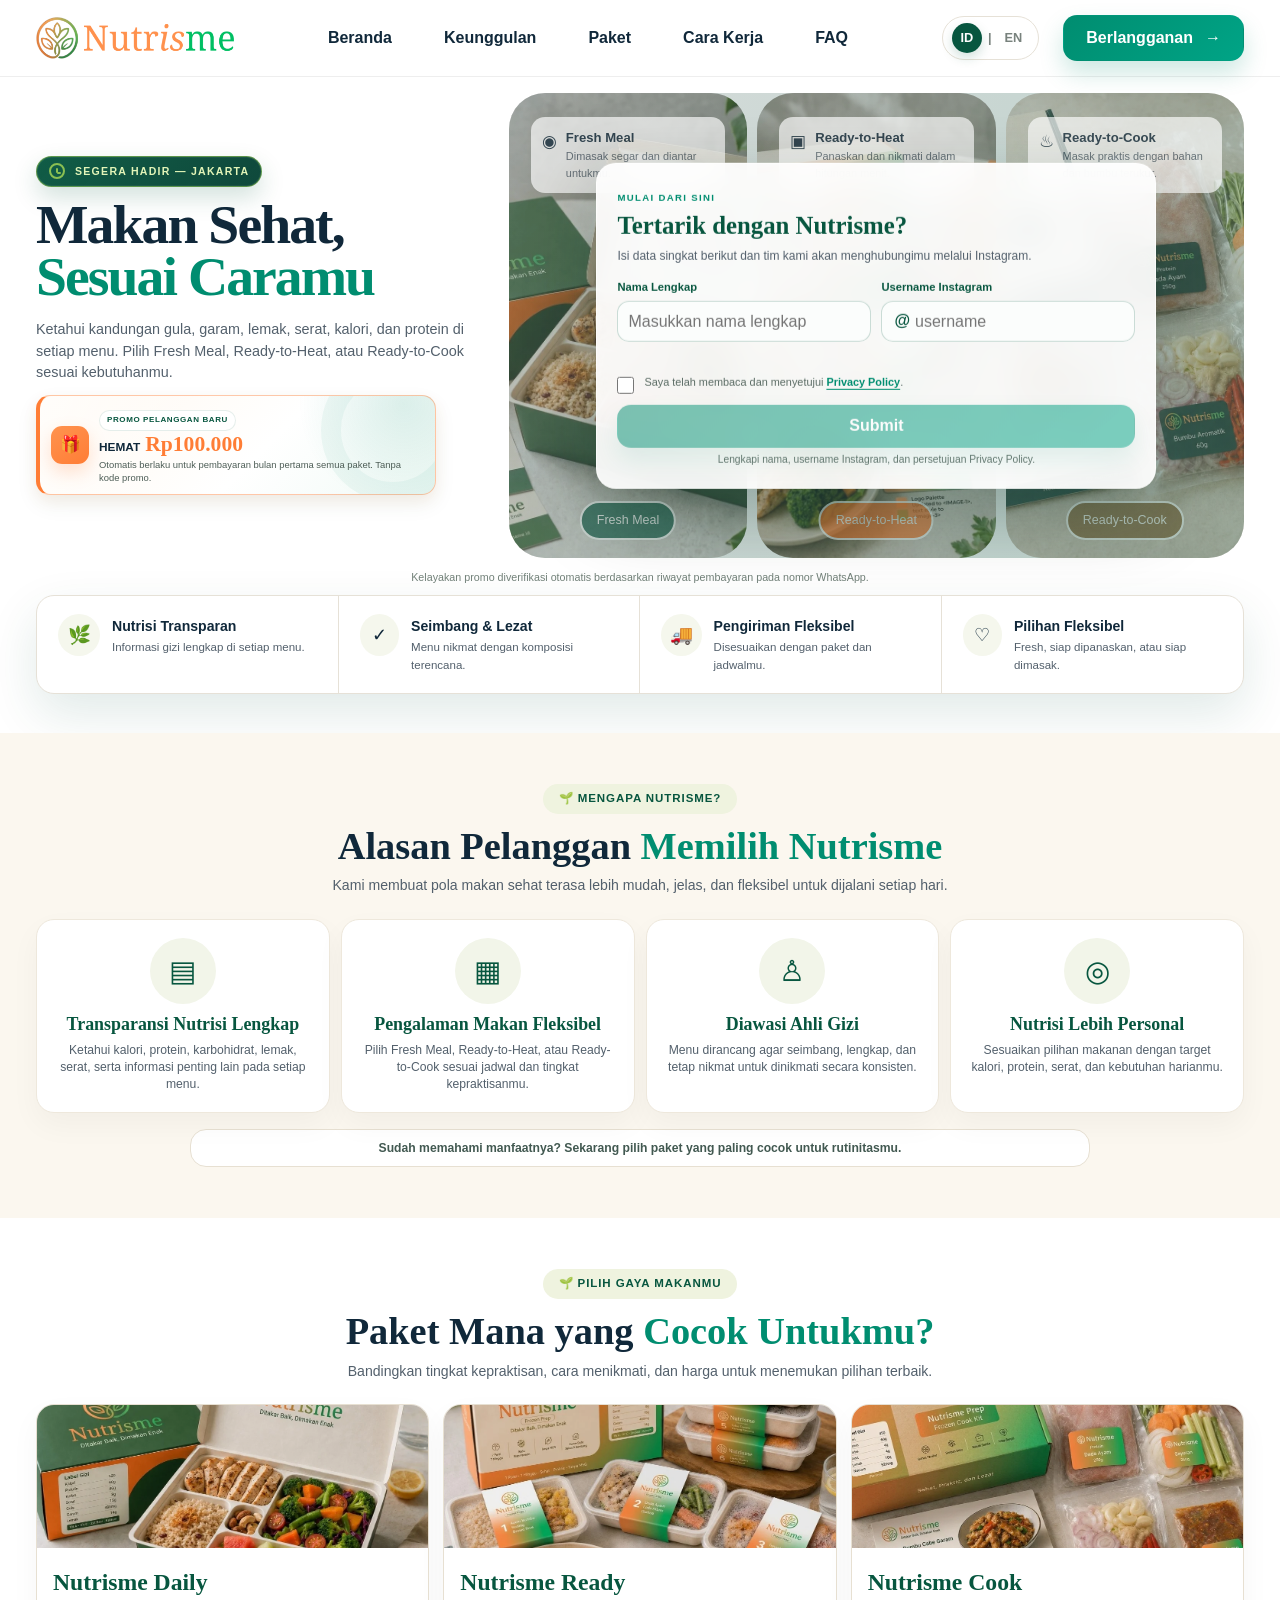
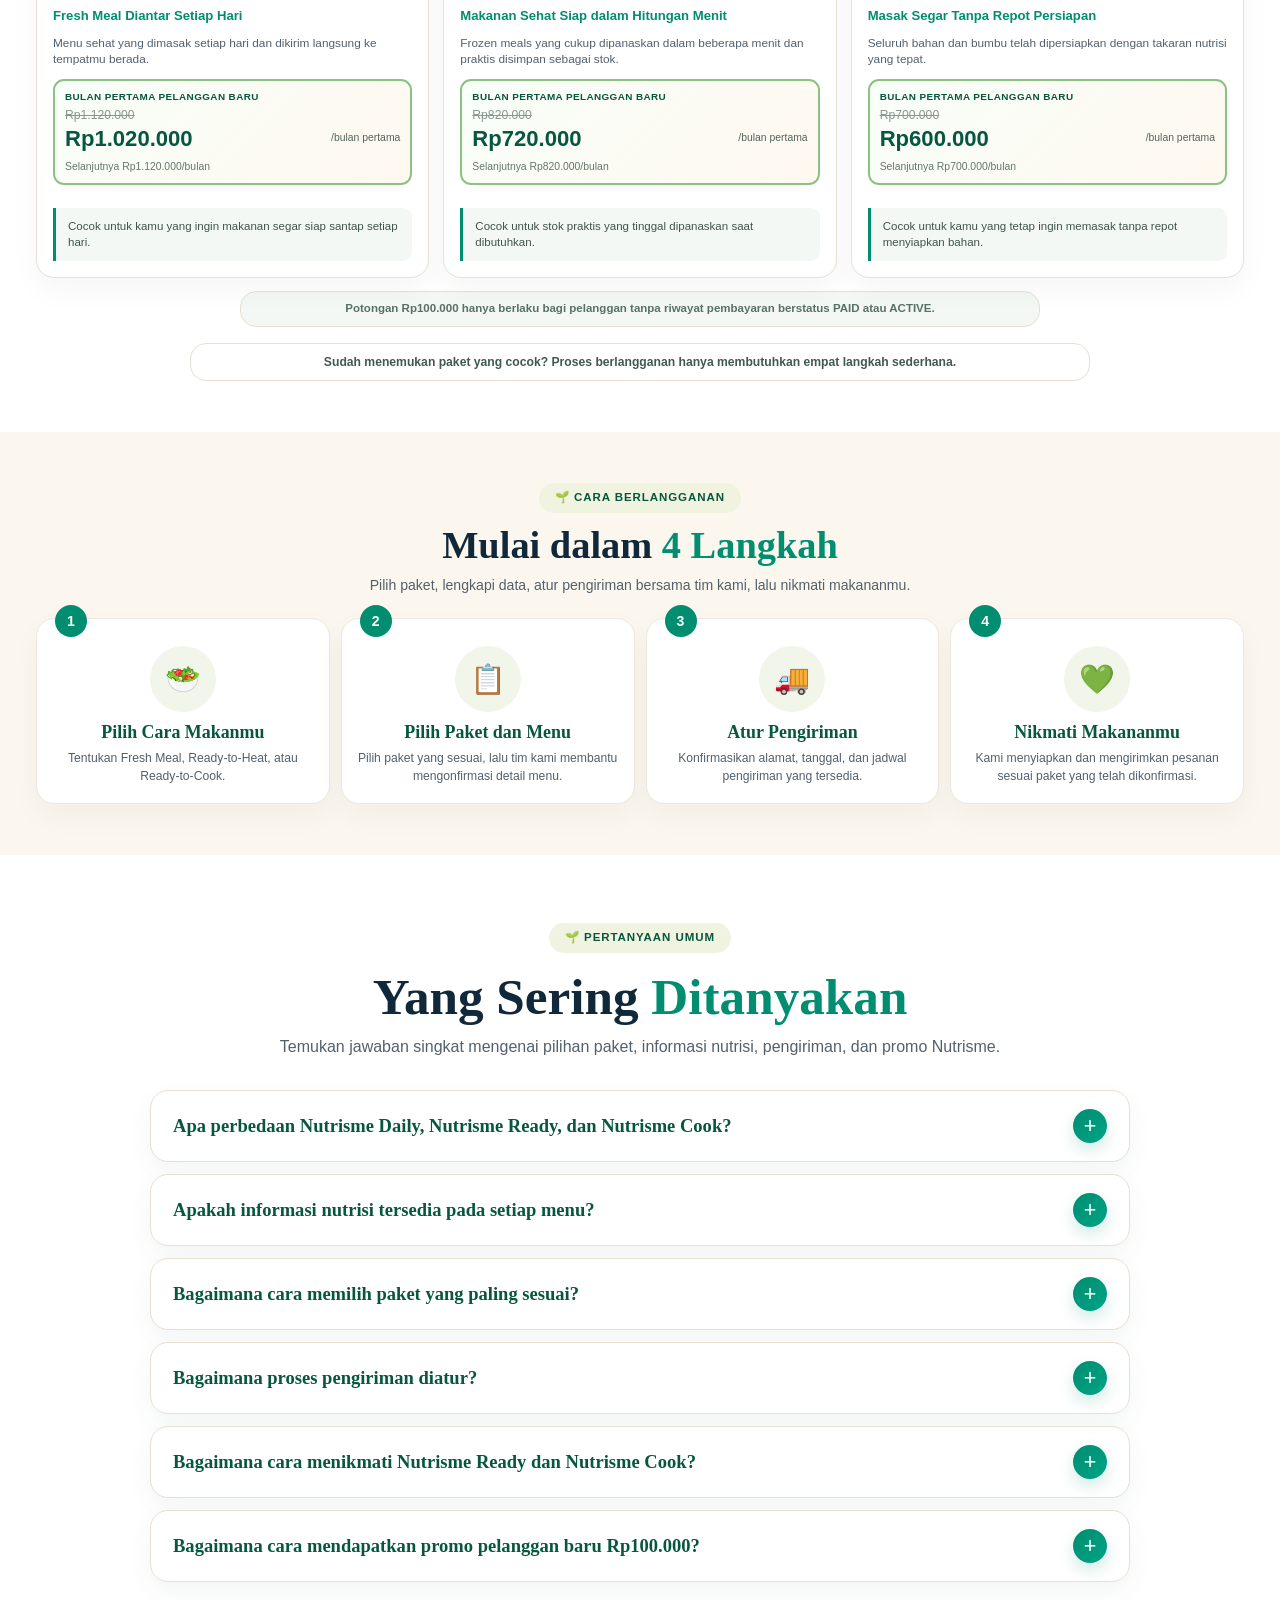
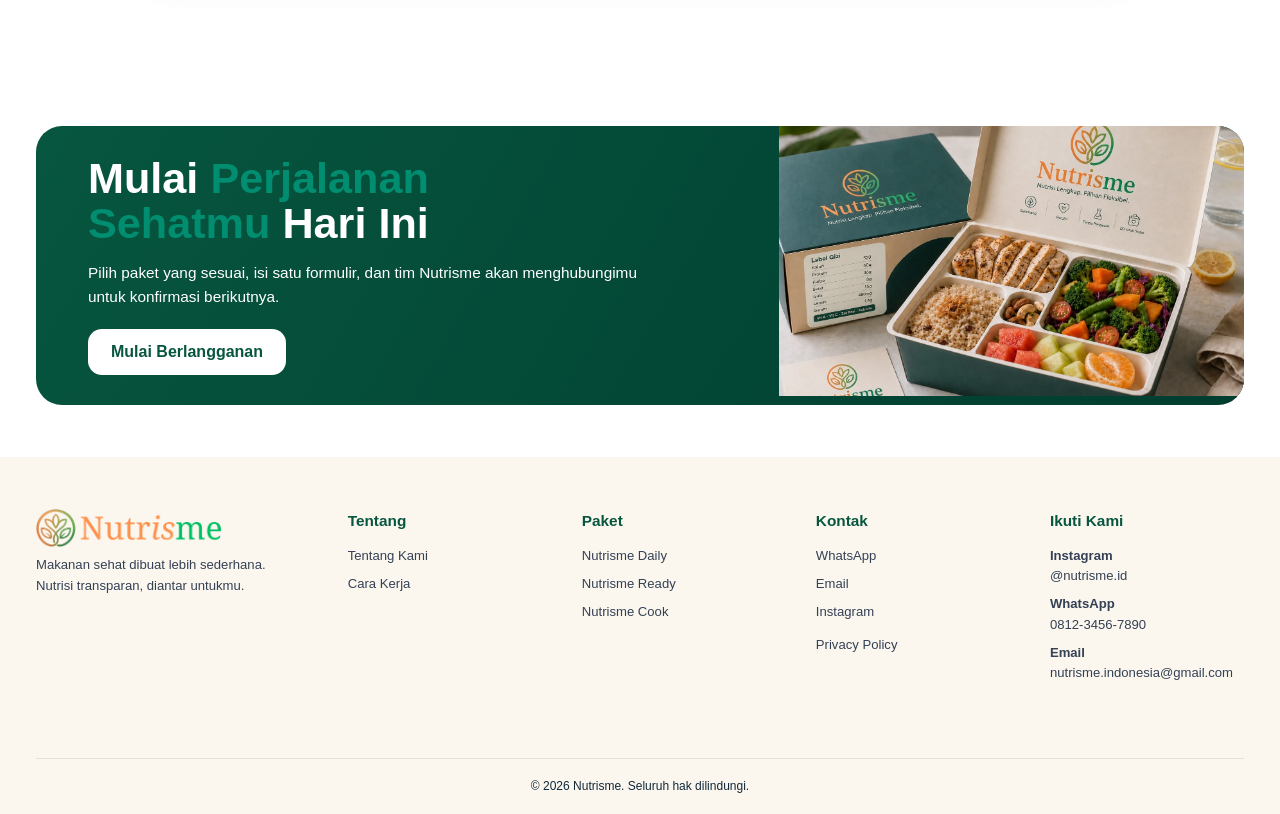
<file: index.html>
<!doctype html>
<html lang="id">
<head>
  <!-- Google Tag Manager -->
  <script>(function(w,d,s,l,i){w[l]=w[l]||[];w[l].push({'gtm.start':
  new Date().getTime(),event:'gtm.js'});var f=d.getElementsByTagName(s)[0],
  j=d.createElement(s),dl=l!='dataLayer'?'&l='+l:'';j.async=true;j.src=
  'https://www.googletagmanager.com/gtm.js?id='+i+dl;f.parentNode.insertBefore(j,f);
  })(window,document,'script','dataLayer','GTM-K5M4RGJP');</script>
  <!-- End Google Tag Manager -->
  <meta charset="utf-8">
  <meta name="viewport" content="width=device-width, initial-scale=1">
  <meta name="theme-color" content="#07563f">
  <meta name="nutrisme-build" content="2026-07-21-23">
  <meta name="nutrisme-apps-script-url" content="https://script.google.com/macros/s/AKfycbw_s5tVPnAdL40dTvAlDaKbe0hHwHrUevlHvWjIlTdlC3t02jR-7Dvn_4QbhjSCjcPx/exec">
  <meta name="description" content="Nutrisme menghadirkan paket makanan sehat dengan nutrisi transparan, pilihan fleksibel, dan promo pelanggan baru.">
  <title>Nutrisme — Makan Sehat, Sesuai Caramu</title>
  <link rel="icon" type="image/png" href="assets/nutrisme-mark.png">
  <link rel="stylesheet" href="style.css?v=20260722-faq-nav">
</head>
<body>
  <!-- Google Tag Manager (noscript) -->
  <noscript><iframe src="https://www.googletagmanager.com/ns.html?id=GTM-K5M4RGJP"
  height="0" width="0" style="display:none;visibility:hidden"></iframe></noscript>
  <!-- End Google Tag Manager (noscript) -->
  <a class="skip-link" href="#main-content" data-i18n="access.skip">Lewati ke konten utama</a>

  <header class="site-header" id="siteHeader">
    <div class="container nav-wrap">
      <a class="brand" href="#home" aria-label="Nutrisme beranda" data-i18n-aria-label="access.home">
        <img src="assets/nutrisme-wordmark.png" alt="Nutrisme">
      </a>

      <nav class="main-nav" id="mainNav" aria-label="Navigasi utama" data-i18n-aria-label="access.nav">
        <a href="#home" data-i18n="nav.home">Beranda</a>
        <a href="#why-us" data-i18n="nav.why">Keunggulan</a>
        <a href="#meal-style" data-i18n="nav.plans">Paket</a>
        <a href="#how-it-works" data-i18n="nav.how">Cara Kerja</a>
        <a href="#faq" data-i18n="nav.faq">FAQ</a>
      </nav>

      <div class="language-switch" role="group" aria-label="Pilih bahasa" data-i18n-aria-label="access.language">
        <button type="button" class="language-switch__button is-active" data-language="id" aria-pressed="true">ID</button>
        <span aria-hidden="true">|</span>
        <button type="button" class="language-switch__button" data-language="en" aria-pressed="false">EN</button>
      </div>

      <button class="btn btn-primary nav-cta" type="button" data-scroll-hero-form>
        <span data-i18n="cta.subscribeShort">Berlangganan</span><span aria-hidden="true">→</span>
      </button>

      <button class="menu-toggle" id="menuToggle" type="button" aria-label="Buka menu" data-i18n-aria-label="access.openMenu" aria-expanded="false">
        <span></span><span></span><span></span>
      </button>
    </div>
  </header>

  <main id="main-content">
    <section class="hero" id="home">
      <div class="container hero-grid">
        <div class="hero-copy reveal">
          <div class="launch-badge" role="status">
            <span class="launch-badge__icon" aria-hidden="true"></span>
            <span data-i18n="hero.launching">SEGERA HADIR — JAKARTA</span>
          </div>
          <h1 data-i18n-html="hero.title">Makan Sehat,<br><span>Sesuai Caramu</span></h1>
          <p data-i18n="hero.description">Ketahui kandungan gula, garam, lemak, serat, kalori, dan protein di setiap menu. Pilih Fresh Meal, Ready-to-Heat, atau Ready-to-Cook sesuai kebutuhanmu.</p>

          <div class="promo-highlight" role="note" aria-label="Promo pelanggan baru" data-i18n-aria-label="promo.aria">
            <div class="promo-highlight__icon" aria-hidden="true">🎁</div>
            <div class="promo-highlight__content">
              <span class="promo-highlight__badge" data-i18n="promo.badge">PROMO PELANGGAN BARU</span>
              <strong><span data-i18n="promo.save">HEMAT</span> <em>Rp100.000</em></strong>
              <p data-i18n="promo.detail">Otomatis berlaku untuk pembayaran bulan pertama semua paket. Tanpa kode promo.</p>
            </div>
          </div>

        </div>

        <div class="hero-showcase reveal" aria-label="Pilihan produk Nutrisme" data-i18n-aria-label="access.products">
          <article class="showcase-card fresh">
            <div class="showcase-tag"><span aria-hidden="true">◉</span><div><strong data-i18n="formats.fresh.title">Fresh Meal</strong><small data-i18n="formats.fresh.short">Dimasak segar dan diantar untukmu.</small></div></div>
            <img src="assets/meal-box-green.webp" alt="Fresh meal Nutrisme">
            <span class="showcase-pill" data-i18n="formats.fresh.title">Fresh Meal</span>
          </article>
          <article class="showcase-card heat">
            <div class="showcase-tag"><span aria-hidden="true">▣</span><div><strong data-i18n="formats.heat.title">Ready-to-Heat</strong><small data-i18n="formats.heat.short">Panaskan dan nikmati dalam hitungan menit.</small></div></div>
            <img src="assets/weekly-prep-gradient.webp" alt="Ready-to-heat Nutrisme">
            <span class="showcase-pill" data-i18n="formats.heat.title">Ready-to-Heat</span>
          </article>
          <article class="showcase-card cook">
            <div class="showcase-tag"><span aria-hidden="true">♨</span><div><strong data-i18n="formats.cook.title">Ready-to-Cook</strong><small data-i18n="formats.cook.short">Masak praktis dengan bahan dan bumbu terukur.</small></div></div>
            <img src="assets/cook-kit.webp" alt="Ready-to-cook Nutrisme">
            <span class="showcase-pill" data-i18n="formats.cook.title">Ready-to-Cook</span>
          </article>

          <form class="hero-lead-form" id="heroLeadForm" novalidate>
            <div class="hero-lead-form__header">
              <span data-i18n="hero.formKicker">MULAI DARI SINI</span>
              <h2 data-i18n="hero.formTitle">Tertarik dengan Nutrisme?</h2>
              <p data-i18n="hero.formIntro">Isi data singkat berikut dan tim kami akan menghubungimu melalui Instagram.</p>
            </div>

            <div class="hero-lead-form__grid">
              <div class="hero-form-field" data-hero-field="heroFullName">
                <label for="heroFullName" data-i18n="form.name">Nama Lengkap</label>
                <input id="heroFullName" name="heroFullName" type="text" autocomplete="name" minlength="3" required placeholder="Masukkan nama lengkap" data-i18n-placeholder="form.namePlaceholder">
                <small data-i18n="validation.name">Minimal 3 karakter.</small>
              </div>

              <div class="hero-form-field" data-hero-field="heroInstagram">
                <label for="heroInstagram" data-i18n="form.instagram">Username Instagram</label>
                <div class="hero-prefix-input"><span aria-hidden="true">@</span><input id="heroInstagram" name="heroInstagram" type="text" autocomplete="off" minlength="2" maxlength="50" required placeholder="username" data-i18n-placeholder="form.instagramPlaceholder"></div>
                <small data-i18n="validation.instagram">Gunakan huruf, angka, titik, atau underscore.</small>
              </div>
            </div>

            <input id="heroWebsite" name="heroWebsite" type="text" tabindex="-1" autocomplete="off" class="honeypot">

            <div class="hero-consent" data-hero-field="heroConsent">
              <input id="heroConsent" name="heroConsent" type="checkbox" required>
              <div>
                <label for="heroConsent" data-i18n="form.consent">Saya telah membaca dan menyetujui</label>
                <button class="privacy-link" type="button" data-open-privacy aria-haspopup="dialog" aria-controls="privacyModal" data-i18n="privacy.link">Privacy Policy</button><span aria-hidden="true">.</span>
              </div>
            </div>

            <button class="btn btn-primary hero-submit" id="heroSubmit" type="submit" disabled data-i18n="hero.submit">Submit</button>
            <p class="hero-form-status" id="heroFormStatus" aria-live="polite"></p>
          </form>
        </div>
      </div>

      <p class="container promo-verification" data-i18n="promo.verification">Kelayakan promo diverifikasi otomatis berdasarkan riwayat pembayaran pada nomor WhatsApp.</p>

      <div class="container trust-strip">
        <article><span aria-hidden="true">🌿</span><div><strong data-i18n="trust.transparent.title">Nutrisi Transparan</strong><small data-i18n="trust.transparent.text">Informasi gizi lengkap di setiap menu.</small></div></article>
        <article><span aria-hidden="true">✓</span><div><strong data-i18n="trust.balanced.title">Seimbang & Lezat</strong><small data-i18n="trust.balanced.text">Menu nikmat dengan komposisi terencana.</small></div></article>
        <article><span aria-hidden="true">🚚</span><div><strong data-i18n="trust.delivery.title">Pengiriman Fleksibel</strong><small data-i18n="trust.delivery.text">Disesuaikan dengan paket dan jadwalmu.</small></div></article>
        <article><span aria-hidden="true">♡</span><div><strong data-i18n="trust.choice.title">Pilihan Fleksibel</strong><small data-i18n="trust.choice.text">Fresh, siap dipanaskan, atau siap dimasak.</small></div></article>
      </div>
    </section>

    <section class="section why-us" id="why-us">
      <div class="container">
        <div class="section-title reveal">
          <span class="kicker" data-i18n="why.kicker">🌱 MENGAPA NUTRISME?</span>
          <h2 data-i18n-html="why.title">Alasan Pelanggan <span>Memilih Nutrisme</span></h2>
          <p data-i18n="why.intro">Kami membuat pola makan sehat terasa lebih mudah, jelas, dan fleksibel untuk dijalani setiap hari.</p>
        </div>
        <div class="why-grid">
          <article class="info-card reveal"><div class="icon-disc" aria-hidden="true">▤</div><h3 data-i18n="why.card1.title">Transparansi Nutrisi Lengkap</h3><p data-i18n="why.card1.text">Ketahui kalori, protein, karbohidrat, lemak, serat, serta informasi penting lain pada setiap menu.</p></article>
          <article class="info-card reveal"><div class="icon-disc" aria-hidden="true">▦</div><h3 data-i18n="why.card2.title">Pengalaman Makan Fleksibel</h3><p data-i18n="why.card2.text">Pilih Fresh Meal, Ready-to-Heat, atau Ready-to-Cook sesuai jadwal dan tingkat kepraktisanmu.</p></article>
          <article class="info-card reveal"><div class="icon-disc" aria-hidden="true">♙</div><h3 data-i18n="why.card3.title">Diawasi Ahli Gizi</h3><p data-i18n="why.card3.text">Menu dirancang agar seimbang, lengkap, dan tetap nikmat untuk dinikmati secara konsisten.</p></article>
          <article class="info-card reveal"><div class="icon-disc" aria-hidden="true">◎</div><h3 data-i18n="why.card4.title">Nutrisi Lebih Personal</h3><p data-i18n="why.card4.text">Sesuaikan pilihan makanan dengan target kalori, protein, serat, dan kebutuhan harianmu.</p></article>
        </div>
        <p class="section-bridge reveal" data-i18n="why.bridge">Sudah memahami manfaatnya? Sekarang pilih paket yang paling cocok untuk rutinitasmu.</p>
      </div>
    </section>

    <section class="section meal-style" id="meal-style">
      <div class="container">
        <div class="section-title reveal">
          <span class="kicker" data-i18n="plans.kicker">🌱 PILIH GAYA MAKANMU</span>
          <h2 data-i18n-html="plans.title">Paket Mana yang <span>Cocok Untukmu?</span></h2>
          <p data-i18n="plans.intro">Bandingkan tingkat kepraktisan, cara menikmati, dan harga untuk menemukan pilihan terbaik.</p>
        </div>

        <div class="plan-grid">
          <article class="plan-card reveal">
            <img src="assets/meal-box-green.webp" alt="Nutrisme Daily">
            <div class="plan-body">
              <h3>Nutrisme Daily</h3>
              <h4 data-i18n="plans.daily.subtitle">Fresh Meal Diantar Setiap Hari</h4>
              <p data-i18n="plans.daily.description">Menu sehat yang dimasak setiap hari dan dikirim langsung ke tempatmu berada.</p>
              <div class="price price--promo">
                <span class="price__label" data-i18n="plans.firstMonth">Bulan pertama pelanggan baru</span>
                <span class="price__normal">Rp1.120.000</span>
                <strong>Rp1.020.000</strong>
                <span class="price__period" data-i18n="plans.firstMonthPeriod">/bulan pertama</span>
                <small data-i18n="plans.nextDaily">Selanjutnya Rp1.120.000/bulan</small>
              </div>
              <p class="plan-summary" data-i18n="plans.daily.summary">Cocok untuk kamu yang ingin makanan segar siap santap setiap hari.</p>
            </div>
          </article>

          <article class="plan-card reveal">
            <img src="assets/weekly-prep-gradient.webp" alt="Nutrisme Ready">
            <div class="plan-body">
              <h3>Nutrisme Ready</h3>
              <h4 data-i18n="plans.ready.subtitle">Makanan Sehat Siap dalam Hitungan Menit</h4>
              <p data-i18n="plans.ready.description">Frozen meals yang cukup dipanaskan dalam beberapa menit dan praktis disimpan sebagai stok.</p>
              <div class="price price--promo">
                <span class="price__label" data-i18n="plans.firstMonth">Bulan pertama pelanggan baru</span>
                <span class="price__normal">Rp820.000</span>
                <strong>Rp720.000</strong>
                <span class="price__period" data-i18n="plans.firstMonthPeriod">/bulan pertama</span>
                <small data-i18n="plans.nextReady">Selanjutnya Rp820.000/bulan</small>
              </div>
              <p class="plan-summary" data-i18n="plans.ready.summary">Cocok untuk stok praktis yang tinggal dipanaskan saat dibutuhkan.</p>
            </div>
          </article>

          <article class="plan-card reveal">
            <img src="assets/cook-kit-gradient.webp" alt="Nutrisme Cook">
            <div class="plan-body">
              <h3>Nutrisme Cook</h3>
              <h4 data-i18n="plans.cook.subtitle">Masak Segar Tanpa Repot Persiapan</h4>
              <p data-i18n="plans.cook.description">Seluruh bahan dan bumbu telah dipersiapkan dengan takaran nutrisi yang tepat.</p>
              <div class="price price--promo">
                <span class="price__label" data-i18n="plans.firstMonth">Bulan pertama pelanggan baru</span>
                <span class="price__normal">Rp700.000</span>
                <strong>Rp600.000</strong>
                <span class="price__period" data-i18n="plans.firstMonthPeriod">/bulan pertama</span>
                <small data-i18n="plans.nextCook">Selanjutnya Rp700.000/bulan</small>
              </div>
              <p class="plan-summary" data-i18n="plans.cook.summary">Cocok untuk kamu yang tetap ingin memasak tanpa repot menyiapkan bahan.</p>
            </div>
          </article>
        </div>
        <p class="plan-promo-note reveal" data-i18n="plans.promoNote">Potongan Rp100.000 hanya berlaku bagi pelanggan tanpa riwayat pembayaran berstatus PAID atau ACTIVE.</p>
        <p class="section-bridge reveal" data-i18n="plans.bridge">Sudah menemukan paket yang cocok? Proses berlangganan hanya membutuhkan empat langkah sederhana.</p>
      </div>
    </section>

    <section class="section steps" id="how-it-works">
      <div class="container">
        <div class="section-title reveal">
          <span class="kicker" data-i18n="steps.kicker">🌱 CARA BERLANGGANAN</span>
          <h2 data-i18n-html="steps.title">Mulai dalam <span>4 Langkah</span></h2>
          <p data-i18n="steps.intro">Pilih paket, lengkapi data, atur pengiriman bersama tim kami, lalu nikmati makananmu.</p>
        </div>
        <div class="step-grid">
          <article class="step-card reveal"><b>1</b><div class="icon-disc" aria-hidden="true">🥗</div><h3 data-i18n="steps.card1.title">Pilih Cara Makanmu</h3><p data-i18n="steps.card1.text">Tentukan Fresh Meal, Ready-to-Heat, atau Ready-to-Cook.</p></article>
          <article class="step-card reveal"><b>2</b><div class="icon-disc" aria-hidden="true">📋</div><h3 data-i18n="steps.card2.title">Pilih Paket dan Menu</h3><p data-i18n="steps.card2.text">Pilih paket yang sesuai, lalu tim kami membantu mengonfirmasi detail menu.</p></article>
          <article class="step-card reveal"><b>3</b><div class="icon-disc" aria-hidden="true">🚚</div><h3 data-i18n="steps.card3.title">Atur Pengiriman</h3><p data-i18n="steps.card3.text">Konfirmasikan alamat, tanggal, dan jadwal pengiriman yang tersedia.</p></article>
          <article class="step-card reveal"><b>4</b><div class="icon-disc" aria-hidden="true">💚</div><h3 data-i18n="steps.card4.title">Nikmati Makananmu</h3><p data-i18n="steps.card4.text">Kami menyiapkan dan mengirimkan pesanan sesuai paket yang telah dikonfirmasi.</p></article>
        </div>
      </div>
    </section>

    <section class="section faq-section" id="faq" aria-labelledby="faqTitle">
      <div class="container">
        <div class="section-title reveal">
          <span class="kicker" data-i18n="faq.kicker">🌱 PERTANYAAN UMUM</span>
          <h2 id="faqTitle" data-i18n-html="faq.title">Yang Sering <span>Ditanyakan</span></h2>
          <p data-i18n="faq.intro">Temukan jawaban singkat mengenai pilihan paket, informasi nutrisi, pengiriman, dan promo Nutrisme.</p>
        </div>

        <div class="faq-list reveal">
          <details class="faq-item">
            <summary data-i18n="faq.q1">Apa perbedaan Nutrisme Daily, Nutrisme Ready, dan Nutrisme Cook?</summary>
            <div class="faq-answer"><p data-i18n="faq.a1">Nutrisme Daily berisi makanan segar yang dimasak dan diantar setiap hari. Nutrisme Ready berupa frozen meal yang tinggal dipanaskan, sedangkan Nutrisme Cook menyediakan bahan serta bumbu terukur untuk kamu masak sendiri.</p></div>
          </details>

          <details class="faq-item">
            <summary data-i18n="faq.q2">Apakah informasi nutrisi tersedia pada setiap menu?</summary>
            <div class="faq-answer"><p data-i18n="faq.a2">Ya. Setiap menu menampilkan informasi nutrisi seperti kalori, protein, karbohidrat, lemak, serat, serta informasi penting lainnya agar pilihan makanan lebih transparan.</p></div>
          </details>

          <details class="faq-item">
            <summary data-i18n="faq.q3">Bagaimana cara memilih paket yang paling sesuai?</summary>
            <div class="faq-answer"><p data-i18n="faq.a3">Pilih berdasarkan tingkat kepraktisan yang kamu butuhkan: siap disantap, cukup dipanaskan, atau tetap dimasak sendiri tanpa repot menyiapkan bahan. Tim Nutrisme akan membantu mengonfirmasi detail menu setelah kamu mengisi formulir.</p></div>
          </details>

          <details class="faq-item">
            <summary data-i18n="faq.q4">Bagaimana proses pengiriman diatur?</summary>
            <div class="faq-answer"><p data-i18n="faq.a4">Setelah formulir dikirim, tim Nutrisme akan menghubungimu melalui Instagram untuk mengonfirmasi paket, alamat, tanggal, dan jadwal pengiriman yang tersedia.</p></div>
          </details>

          <details class="faq-item">
            <summary data-i18n="faq.q5">Bagaimana cara menikmati Nutrisme Ready dan Nutrisme Cook?</summary>
            <div class="faq-answer"><p data-i18n="faq.a5">Nutrisme Ready cukup dipanaskan selama beberapa menit sebelum dinikmati. Untuk Nutrisme Cook, bahan dan bumbu sudah dipersiapkan dengan takaran yang terencana sehingga kamu dapat langsung mengikuti proses memasaknya.</p></div>
          </details>

          <details class="faq-item">
            <summary data-i18n="faq.q6">Bagaimana cara mendapatkan promo pelanggan baru Rp100.000?</summary>
            <div class="faq-answer"><p data-i18n="faq.a6">Promo berlaku otomatis pada pembayaran bulan pertama untuk semua paket tanpa kode promo. Kelayakan akan dikonfirmasi oleh tim Nutrisme berdasarkan riwayat pembayaran pelanggan.</p></div>
          </details>
        </div>
      </div>
    </section>

    <section class="section footer-cta" aria-labelledby="finalCtaTitle">
      <div class="container cta-panel reveal">
        <div class="cta-panel__copy">
          <h2 id="finalCtaTitle" data-i18n-html="final.title">Mulai <span>Perjalanan Sehatmu</span> Hari Ini</h2>
          <p data-i18n="final.text">Pilih paket yang sesuai, isi satu formulir, dan tim Nutrisme akan menghubungimu untuk konfirmasi berikutnya.</p>
          <button class="btn btn-light" type="button" data-scroll-hero-form data-i18n="cta.startSubscribe">Mulai Berlangganan</button>
        </div>
        <img src="assets/meal-box.webp" alt="Healthy meal Nutrisme">
      </div>
    </section>
  </main>

  <footer class="site-footer">
    <div class="container footer-grid">
      <div class="footer-brand"><img src="assets/nutrisme-wordmark.png" alt="Nutrisme"><p data-i18n-html="footer.tagline">Makanan sehat dibuat lebih sederhana.<br>Nutrisi transparan, diantar untukmu.</p></div>
      <div><h3 data-i18n="footer.about">Tentang</h3><a href="#why-us" data-i18n="footer.aboutUs">Tentang Kami</a><a href="#how-it-works" data-i18n="footer.how">Cara Kerja</a></div>
      <div><h3 data-i18n="footer.plans">Paket</h3><a href="#meal-style">Nutrisme Daily</a><a href="#meal-style">Nutrisme Ready</a><a href="#meal-style">Nutrisme Cook</a></div>
      <div><h3 data-i18n="footer.contact">Kontak</h3><a href="https://wa.me/6281234567890" target="_blank" rel="noopener">WhatsApp</a><a href="mailto:nutrisme.indonesia@gmail.com">Email</a><a href="https://instagram.com/nutrisme.id" target="_blank" rel="noopener">Instagram</a><button class="footer-policy" type="button" data-open-privacy data-i18n="privacy.link">Privacy Policy</button></div>
      <div><h3 data-i18n="footer.follow">Ikuti Kami</h3><p><strong>Instagram</strong><br>@nutrisme.id</p><p><strong>WhatsApp</strong><br>0812-3456-7890</p><p><strong>Email</strong><br>nutrisme.indonesia@gmail.com</p></div>
      <p class="copyright">© <span id="currentYear"></span> Nutrisme. <span data-i18n="footer.rights">Seluruh hak dilindungi.</span></p>
    </div>
  </footer>

  <button class="floating-order" type="button" data-scroll-hero-form data-i18n="cta.subscribeShort">Berlangganan</button>

  <!-- FORM LENGKAP DINONAKTIFKAN SEMENTARA
  <div class="modal" id="orderModal" aria-hidden="true">
    <div class="modal-backdrop" id="orderBackdrop"></div>
    <section class="modal-dialog" role="dialog" aria-modal="true" aria-labelledby="orderTitle" tabindex="-1">
      <button class="modal-close" type="button" data-close-order aria-label="Tutup" data-i18n-aria-label="access.close">×</button>
      <div id="orderFormView">
        <img class="modal-logo" src="assets/nutrisme-wordmark.png" alt="Nutrisme">
        <span class="kicker" data-i18n="form.kicker">BERLANGGANAN SEKARANG</span>
        <h2 id="orderTitle" data-i18n="form.title">Lengkapi data pelanggan.</h2>
        <p data-i18n="form.intro">Semua data wajib diisi agar tim Nutrisme dapat menghubungi dan memproses permintaan langgananmu.</p>
        <form id="orderForm" novalidate>
          <div class="form-field" data-field="fullName">
            <label for="fullName" data-i18n="form.name">Nama Lengkap</label>
            <input id="fullName" name="fullName" type="text" autocomplete="name" minlength="3" required placeholder="Masukkan nama lengkap" data-i18n-placeholder="form.namePlaceholder">
            <small data-i18n="validation.name">Minimal 3 karakter.</small>
          </div>

          <div class="form-field" data-field="instagram">
            <label for="instagram" data-i18n="form.instagram">Username Instagram</label>
            <div class="prefix-input"><span>@</span><input id="instagram" name="instagram" type="text" autocomplete="off" minlength="2" maxlength="50" required placeholder="username" data-i18n-placeholder="form.instagramPlaceholder"></div>
            <small data-i18n="validation.instagram">Gunakan huruf, angka, titik, atau underscore.</small>
          </div>

          <div class="form-field" data-field="address">
            <label for="address" data-i18n="form.address">Alamat Lengkap</label>
            <textarea id="address" name="address" autocomplete="street-address" minlength="10" required rows="3" placeholder="Masukkan alamat lengkap" data-i18n-placeholder="form.addressPlaceholder"></textarea>
            <small data-i18n="validation.address">Minimal 10 karakter.</small>
          </div>

          <div class="form-field" data-field="phone">
            <label for="phone" data-i18n="form.phone">No. Handphone/WhatsApp</label>
            <div class="prefix-input"><span>+62</span><input id="phone" name="phone" type="tel" inputmode="numeric" autocomplete="tel" minlength="8" maxlength="15" required placeholder="81234567890"></div>
            <small data-i18n="validation.phone">Nomor harus diawali angka 8 dan berisi 8–15 digit.</small>
          </div>

          <div class="form-field" data-field="selectedPlan">
            <label for="selectedPlan" data-i18n="form.plan">Paket Pilihan</label>
            <select id="selectedPlan" name="selectedPlan" required>
              <option value="" selected disabled data-i18n="form.planPlaceholder">Pilih paket terlebih dahulu</option>
              <option value="Nutrisme Daily">Nutrisme Daily</option>
              <option value="Nutrisme Ready">Nutrisme Ready</option>
              <option value="Nutrisme Cook">Nutrisme Cook</option>
            </select>
            <small data-i18n="validation.plan">Silakan pilih salah satu paket Nutrisme.</small>
          </div>

          <div class="form-promo-summary">
            <strong data-i18n="form.promoTitle">Promo bulan pertama</strong>
            <p data-i18n="form.promoText">Diskon Rp100.000 akan diperiksa otomatis. Pelanggan dengan riwayat PAID atau ACTIVE tidak memenuhi syarat promo pelanggan baru.</p>
          </div>

          <input id="website" name="website" type="text" tabindex="-1" autocomplete="off" class="honeypot">

          <div class="consent" data-field="consent">
            <input id="consent" name="consent" type="checkbox" required>
            <div class="consent-copy">
              <label for="consent" data-i18n="form.consent">Saya telah membaca dan menyetujui</label>
              <button class="privacy-link" id="privacyToggle" type="button" aria-haspopup="dialog" aria-controls="privacyModal" data-i18n="privacy.link">Privacy Policy</button><span aria-hidden="true">.</span>
            </div>
          </div>

          <button class="btn btn-primary submit-btn" id="submitOrder" type="submit" disabled data-i18n="cta.subscribeNow">Berlangganan Sekarang</button>
          <p class="form-status" id="formStatus" aria-live="polite"></p>
        </form>
      </div>

      <div class="success" id="orderSuccess" hidden>
        <div aria-hidden="true">✓</div>
        <h2 data-i18n="success.title">Terima kasih!</h2>
        <p id="successText" data-i18n="success.fullText">Data langgananmu sudah dikirim. Tim Nutrisme akan memverifikasi promo dan menghubungimu untuk konfirmasi.</p>
        <button class="btn btn-primary" id="resetOrder" type="button" data-i18n="success.again">Pesan Lagi</button>
      </div>
    </section>
  </div>

  AKHIR FORM LENGKAP DINONAKTIFKAN -->


  <div class="modal thank-you-modal" id="thankYouModal" aria-hidden="true">
    <div class="modal-backdrop" data-close-thank-you></div>
    <section class="modal-dialog thank-you-dialog" role="dialog" aria-modal="true" aria-labelledby="thankYouTitle" aria-describedby="thankYouText" tabindex="-1">
      <button class="modal-close" type="button" data-close-thank-you aria-label="Tutup" data-i18n-aria-label="access.close">×</button>
      <div class="success thank-you-content">
        <div aria-hidden="true">✓</div>
        <h2 id="thankYouTitle" data-i18n="success.title">Terima kasih!</h2>
        <p id="thankYouText" data-i18n="success.leadText">Terima kasih! Data Anda sedang dikirim ke sistem Nutrisme.</p>
        <button class="btn btn-primary" type="button" data-close-thank-you data-i18n="success.close">Tutup</button>
      </div>
    </section>
  </div>

  <div class="modal privacy-modal" id="privacyModal" aria-hidden="true">
    <div class="modal-backdrop" data-close-privacy></div>
    <section class="modal-dialog privacy-dialog" role="dialog" aria-modal="true" aria-labelledby="privacyTitle" aria-describedby="privacyIntro" tabindex="-1">
      <button class="modal-close" type="button" data-close-privacy aria-label="Tutup Privacy Policy" data-i18n-aria-label="privacy.closeAria">×</button>
      <img class="modal-logo" src="assets/nutrisme-wordmark.png" alt="Nutrisme">
      <span class="kicker" data-i18n="privacy.kicker">PRIVACY POLICY</span>
      <h2 id="privacyTitle" data-i18n="privacy.title">Kebijakan Privasi Nutrisme</h2>
      <p id="privacyIntro" class="privacy-intro" data-i18n="privacy.intro">Kebijakan ini menjelaskan bagaimana data pada formulir berlangganan dikumpulkan, digunakan, dan disimpan.</p>

      <div class="privacy-content">
        <section><h3 data-i18n="privacy.s1.title">1. Data yang dikumpulkan</h3><p data-i18n="privacy.s1.text">Form singkat Nutrisme mengumpulkan nama lengkap, username Instagram, serta informasi teknis yang diperlukan untuk mengirim formulir.</p></section>
        <section><h3 data-i18n="privacy.s2.title">2. Tujuan penggunaan</h3><p data-i18n="privacy.s2.text">Data digunakan untuk menindaklanjuti minat calon pelanggan melalui Instagram serta mencegah spam atau pengiriman formulir ganda.</p></section>
        <section><h3 data-i18n="privacy.s3.title">3. Verifikasi promo pelanggan baru</h3><p data-i18n="privacy.s3.text">Verifikasi promo belum dilakukan melalui form singkat karena nomor WhatsApp dan paket belum dikumpulkan. Tim Nutrisme akan mengonfirmasi detail tersebut saat menindaklanjuti calon pelanggan.</p></section>
        <section><h3 data-i18n="privacy.s4.title">4. Penyimpanan dan pihak yang memproses</h3><p data-i18n="privacy.s4.text">Data formulir diproses melalui Google Apps Script dan dicatat pada Google Sheets. Akses hanya diberikan kepada pihak Nutrisme atau mitra operasional yang membutuhkannya untuk memproses layanan.</p></section>
        <section><h3 data-i18n="privacy.s5.title">5. Keamanan dan masa penyimpanan</h3><p data-i18n="privacy.s5.text">Nutrisme menerapkan langkah yang wajar untuk menjaga data. Data disimpan selama diperlukan untuk memproses langganan, memenuhi kewajiban operasional atau hukum, dan menyelesaikan keluhan.</p></section>
        <section><h3 data-i18n="privacy.s6.title">6. Hak pelanggan</h3><p data-i18n="privacy.s6.text">Pelanggan dapat meminta akses, koreksi, pembaruan, atau penghapusan data dengan menghubungi Nutrisme melalui WhatsApp 0812-3456-7890 atau email nutrisme.indonesia@gmail.com.</p></section>
      </div>

      <div class="privacy-actions">
        <button class="btn btn-primary" type="button" data-close-privacy data-i18n="privacy.close">Tutup Privacy Policy</button>
      </div>
    </section>
  </div>

  <script src="script.js?v=20260722-faq-nav" defer></script>
</body>
</html>
</file>
<file: style.css>
:root{--green:#07563f;--green2:#008d70;--lime:#8abf52;--orange:#ff7d35;--cream:#fbf7ef;--ink:#10283a;--muted:#53606c;--line:#e6e1d7;--white:#fff;--shadow:0 20px 50px rgba(7,86,63,.12);--sans:"Segoe UI",Arial,sans-serif;--serif:Georgia,"Times New Roman",serif}*{box-sizing:border-box;margin:0;padding:0}html{scroll-behavior:smooth;scroll-padding-top:90px}body{font-family:var(--sans);color:var(--ink);background:#fff;line-height:1.55}img{display:block;max-width:100%}a{text-decoration:none;color:inherit}button,input,textarea,select{font:inherit}.container{width:min(1500px,calc(100% - 72px));margin:auto}.skip-link{position:fixed;left:12px;top:12px;transform:translateY(-150%);z-index:999;background:var(--green);color:white;padding:10px}.skip-link:focus{transform:none}.site-header{position:sticky;top:0;z-index:100;background:rgba(255,255,255,.96);border-bottom:1px solid #eee;backdrop-filter:blur(12px)}.nav-wrap{height:92px;display:grid;grid-template-columns:auto 1fr auto;align-items:center;gap:30px}.brand{width:230px}.main-nav{display:flex;justify-content:center;gap:52px;font-weight:650}.main-nav a:hover{color:var(--green2)}.btn{min-height:54px;padding:0 28px;border-radius:16px;border:1px solid transparent;display:inline-flex;align-items:center;justify-content:center;gap:12px;font-weight:750;cursor:pointer;transition:.2s}.btn:hover{transform:translateY(-2px)}.btn-primary{background:linear-gradient(135deg,var(--green2),#00a486);color:#fff;box-shadow:0 12px 25px rgba(0,141,112,.2)}.btn-outline{border-color:var(--green2);color:var(--green);background:#fff}.btn-light{background:#fff;color:var(--green)}.menu-toggle{display:none;border:0;background:none}.menu-toggle span{display:block;width:24px;height:2px;background:var(--green);margin:5px}.hero{padding:24px 0 60px;background:linear-gradient(180deg,#fff,#fbf8f2)}.hero-grid{display:grid;grid-template-columns:.78fr 1.42fr;gap:56px;align-items:center;min-height:650px}.hero h1{font-family:var(--serif);font-size:clamp(4rem,7vw,7rem);line-height:.95;color:var(--ink)}.hero h1 span,.section-title h2 span,.cta-panel h2 span{color:var(--green2)}.hero-copy>p{margin:30px 0 24px;max-width:680px;font-size:1.22rem;color:var(--muted)}.promo-note{display:flex;gap:14px;padding:18px 20px;background:#fff;border:1px solid #eee4d8;border-radius:16px;width:fit-content}.promo-note span{font-size:1.5rem}.promo-note small,.showcase-tag small{display:block;color:var(--muted)}.hero-actions{display:flex;gap:16px;margin-top:28px}.hero-showcase{display:grid;grid-template-columns:repeat(3,1fr);gap:10px;height:620px}.showcase-card{position:relative;border-radius:48px;overflow:hidden;background:#eee}.showcase-card img{width:100%;height:100%;object-fit:cover}.showcase-tag{position:absolute;z-index:2;top:34px;left:30px;right:30px;background:rgba(255,255,255,.92);padding:16px;border-radius:18px;display:flex;gap:12px}.showcase-tag>span{font-size:1.4rem}.showcase-pill{position:absolute;bottom:24px;left:50%;transform:translateX(-50%);padding:10px 20px;border:2px solid #fff;border-radius:999px;background:rgba(7,86,63,.86);color:white;white-space:nowrap}.heat .showcase-pill{background:var(--orange)}.cook .showcase-pill{background:#8b663c}.trust-strip{display:grid;grid-template-columns:repeat(4,1fr);border:1px solid var(--line);border-radius:24px;background:#fff;box-shadow:var(--shadow)}.trust-strip article{display:flex;gap:16px;padding:26px 30px;border-right:1px solid var(--line)}.trust-strip article:last-child{border:0}.trust-strip article>span{width:56px;height:56px;border-radius:50%;background:#f5f7ed;display:grid;place-items:center;font-size:1.5rem}.trust-strip small{display:block;color:var(--muted)}.section{padding:105px 0}.section-title{text-align:center;max-width:1000px;margin:0 auto 50px}.kicker{display:inline-block;background:#eff3df;color:var(--green);padding:8px 22px;border-radius:999px;letter-spacing:.08em;font-weight:750}.section-title h2{font-family:var(--serif);font-size:clamp(3rem,5vw,5.4rem);margin-top:18px;line-height:1}.section-title p{font-size:1.18rem;color:var(--muted);margin-top:20px}.why-us,.steps,.meal-style{background:var(--cream)}.why-grid,.step-grid{display:grid;grid-template-columns:repeat(4,1fr);gap:20px}.info-card,.step-card{background:#fff;border:1px solid #eee8dc;border-radius:30px;padding:35px;text-align:center;box-shadow:0 12px 30px rgba(0,0,0,.04)}.icon-disc{width:150px;height:150px;border-radius:50%;background:#f2f5e9;margin:0 auto 22px;display:grid;place-items:center;font-size:4rem;color:var(--green)}.info-card h3,.step-card h3{font-family:var(--serif);font-size:1.9rem;color:var(--green);line-height:1.05}.info-card p,.step-card p{margin-top:18px;color:var(--muted)}.steps{background:#fff}.step-grid{position:relative}.step-card{position:relative;padding-top:48px}.step-card b{position:absolute;top:-24px;left:35px;width:50px;height:50px;border-radius:50%;display:grid;place-items:center;background:var(--green2);color:#fff;font-size:1.5rem}.meal-style{background:var(--cream)}.plan-grid{display:grid;grid-template-columns:repeat(3,1fr);gap:24px}.plan-card{background:#fff;border:1px solid #e7e0d2;border-radius:30px;overflow:hidden;box-shadow:0 12px 30px rgba(0,0,0,.04)}.plan-card>img{width:100%;height:300px;object-fit:cover}.plan-body{padding:30px}.plan-body h3{font-family:var(--serif);font-size:2.4rem;color:var(--green)}.plan-body h4{color:var(--green2);font-size:1.15rem;margin-top:8px}.plan-body p{min-height:84px;color:var(--muted);margin-top:16px}.price{border:2px solid #8cc281;border-radius:18px;padding:15px 20px;margin:24px 0;display:grid;grid-template-columns:1fr auto;align-items:end}.price small{grid-column:1/-1}.price strong{font-size:2.1rem;color:var(--green)}.price span{padding-bottom:8px}.plan-card .btn{width:100%}.footer-cta{background:#fff;padding-bottom:70px}.cta-panel{background:linear-gradient(120deg,#07563f,#003d2f);border-radius:34px;color:white;display:grid;grid-template-columns:1fr .8fr;align-items:center;overflow:hidden;padding-left:70px}.cta-panel h2{font-size:3.6rem;line-height:1.05}.cta-panel p{font-size:1.25rem;margin:20px 0 26px;max-width:620px}.cta-panel img{width:100%;height:360px;object-fit:cover;object-position:center}.site-footer{background:#fbfaf6;padding:70px 0 25px}.footer-grid{display:grid;grid-template-columns:1.4fr repeat(4,1fr);gap:55px}.footer-brand img{width:240px}.footer-brand p{margin-top:25px;color:var(--muted)}.footer-grid h3{color:var(--green);margin-bottom:18px}.footer-grid a,.footer-grid>div>p{display:block;margin:12px 0;color:#344054}.copyright{grid-column:1/-1;text-align:center;border-top:1px solid var(--line);padding-top:25px;margin-top:35px}.floating-order{position:fixed;right:22px;bottom:22px;z-index:80;border:0;border-radius:999px;padding:16px 22px;background:var(--green2);color:white;font-weight:750;box-shadow:var(--shadow)}.modal{position:fixed;inset:0;z-index:300;display:grid;place-items:center;padding:20px;opacity:0;visibility:hidden;transition:.2s}.modal.open{opacity:1;visibility:visible}.modal-backdrop{position:absolute;inset:0;background:rgba(4,25,19,.72);backdrop-filter:blur(7px)}.modal-dialog{position:relative;width:min(650px,100%);max-height:calc(100vh - 40px);overflow:auto;background:#fff;border-radius:28px;padding:38px;z-index:1}.modal-close{position:absolute;right:18px;top:18px;border:0;background:#edf5f1;border-radius:12px;width:42px;height:42px;font-size:1.6rem}.modal-logo{width:180px;margin-bottom:24px}.modal-dialog h2{font-family:var(--serif);font-size:2.6rem;color:var(--green);margin:12px 0}.modal-dialog>div>p{color:var(--muted)}#orderForm{display:grid;gap:16px;margin-top:25px}.form-field{display:grid;gap:7px}.form-field label{font-weight:700;color:var(--green)}.form-field input,.form-field textarea,.form-field select,.prefix-input{width:100%;border:1px solid #cad8d2;border-radius:13px;background:#fbfdfc}.form-field input,.form-field textarea,.form-field select{padding:13px 14px;outline:none}.prefix-input{display:grid;grid-template-columns:auto 1fr;align-items:center;overflow:hidden}.prefix-input span{padding-left:14px;color:var(--green);font-weight:750}.prefix-input input{border:0}.form-field small{display:none;color:#c94b35}.form-field.invalid small{display:block}.form-field.invalid input,.form-field.invalid textarea,.form-field.invalid .prefix-input{border-color:#c94b35}.consent{display:flex;gap:10px;color:var(--muted);font-size:.9rem}.consent input{margin-top:4px}.submit-btn{width:100%}.submit-btn:disabled{opacity:.45;cursor:not-allowed}.form-status{text-align:center;min-height:20px}.honeypot{position:absolute;left:-9999px}.success{text-align:center;padding:40px 10px}.success>div{width:80px;height:80px;margin:auto;border-radius:50%;display:grid;place-items:center;background:var(--green2);color:white;font-size:2.5rem}.success h2{margin-top:20px}.success p{margin:12px 0 25px}.reveal{opacity:0;transform:translateY(20px);transition:.65s}.reveal.visible{opacity:1;transform:none}@media(max-width:1100px){.container{width:min(100% - 36px,900px)}.main-nav{display:none}.menu-toggle{display:block}.nav-cta{display:none}.hero-grid{grid-template-columns:1fr}.hero-showcase{height:520px}.trust-strip,.why-grid,.step-grid{grid-template-columns:repeat(2,1fr)}.plan-grid{grid-template-columns:1fr}.footer-grid{grid-template-columns:repeat(2,1fr)}.cta-panel{grid-template-columns:1fr;padding:45px}.cta-panel img{margin-top:30px;border-radius:24px}}@media(max-width:680px){.nav-wrap{height:76px}.brand{width:180px}.hero{padding-top:50px}.hero h1{font-size:3.6rem}.hero-actions{flex-direction:column}.hero-showcase{height:auto;grid-template-columns:1fr}.showcase-card{height:430px}.trust-strip,.why-grid,.step-grid,.footer-grid{grid-template-columns:1fr}.trust-strip article{border-right:0;border-bottom:1px solid var(--line)}.section{padding:75px 0}.section-title h2{font-size:3rem}.icon-disc{width:110px;height:110px;font-size:3rem}.cta-panel{padding:35px 25px}.cta-panel h2{font-size:2.7rem}.modal-dialog{padding:28px 20px}.floating-order{right:12px;bottom:12px}.price strong{font-size:1.7rem}}
@media(max-width:1100px){.main-nav.mobile-open{display:grid;position:absolute;top:76px;left:18px;right:18px;padding:18px;background:#fff;border:1px solid var(--line);border-radius:18px;box-shadow:var(--shadow);gap:8px}.main-nav.mobile-open a{padding:12px}}

/* Privacy Policy dialog and consent link */
.consent{align-items:flex-start}
.consent-copy{color:var(--muted);font-size:.9rem;line-height:1.55}
.consent-copy label{cursor:pointer}
.privacy-link{display:inline;padding:0;border:0;background:transparent;color:var(--green2);font-weight:800;text-decoration:underline;text-underline-offset:3px;cursor:pointer}
.privacy-link:focus-visible{outline:3px solid rgba(0,164,134,.22);outline-offset:3px;border-radius:4px}
.privacy-modal{z-index:360}
.privacy-dialog{width:min(780px,100%)}
.privacy-intro{margin-bottom:8px}
.privacy-content{margin-top:24px}
.privacy-content section{padding:18px 0;border-bottom:1px solid var(--line)}
.privacy-content section:last-child{border-bottom:0}
.privacy-content h3{margin-bottom:7px;color:var(--green);font-size:1.05rem}
.privacy-content p{color:var(--muted);font-size:.92rem}
.privacy-actions{display:flex;justify-content:flex-end;padding-top:24px}
@media(max-width:680px){.privacy-actions .btn{width:100%}}

/* Build 2026-07-18-3: bilingual switch, stronger promotion, required plan, CTA balance */
.nav-wrap{grid-template-columns:auto 1fr auto auto;gap:24px}
.language-switch{display:inline-flex;align-items:center;gap:6px;padding:6px 9px;border:1px solid var(--line);border-radius:999px;background:#fff;color:#78827d;font-size:.8rem;font-weight:850;white-space:nowrap}
.language-switch__button{min-width:30px;padding:5px 7px;border:0;border-radius:999px;background:transparent;color:inherit;font-weight:850;cursor:pointer;transition:background .2s,color .2s,box-shadow .2s}
.language-switch__button.is-active{background:var(--green);color:#fff;box-shadow:0 5px 12px rgba(7,86,63,.18)}
.language-switch__button:focus-visible{outline:3px solid rgba(0,141,112,.2);outline-offset:2px}
.hero-eyebrow{width:fit-content!important;margin:0 0 18px!important;padding:8px 14px;border:1px solid #d8e5df;border-radius:999px;background:rgba(255,255,255,.78);color:var(--green)!important;font-size:.78rem!important;font-weight:800;letter-spacing:.04em}
.promo-highlight{position:relative;display:grid;grid-template-columns:64px 1fr;gap:17px;max-width:620px;margin-top:28px;padding:21px 24px;border:2px solid rgba(255,125,53,.48);border-radius:22px;background:linear-gradient(135deg,#fff4e7 0%,#fff 52%,#eef9f4 100%);box-shadow:0 16px 35px rgba(255,125,53,.13),0 12px 28px rgba(7,86,63,.08);overflow:hidden}
.promo-highlight:after{content:"";position:absolute;right:-36px;top:-42px;width:130px;height:130px;border:25px solid rgba(0,141,112,.07);border-radius:50%}
.promo-highlight__icon{position:relative;z-index:1;width:64px;height:64px;display:grid;place-items:center;border-radius:19px;background:var(--orange);font-size:2rem;box-shadow:0 10px 24px rgba(255,125,53,.24)}
.promo-highlight__content{position:relative;z-index:1}
.promo-highlight__badge{display:inline-block;padding:5px 9px;border-radius:999px;background:#fff;color:#a44516;font-size:.68rem;font-weight:900;letter-spacing:.08em}
.promo-highlight strong{display:block;margin-top:5px;color:var(--ink);font-size:1.12rem;line-height:1.05}
.promo-highlight strong em{color:var(--orange);font-family:var(--serif);font-size:2.35rem;font-style:normal;white-space:nowrap}
.promo-highlight p{margin-top:6px!important;color:#4d5d56!important;font-size:.85rem!important;line-height:1.45}
.promo-verification{margin:14px 0 0!important;color:#718078!important;font-size:.77rem!important;line-height:1.45}
.section-bridge,.plan-promo-note{max-width:900px;margin:38px auto 0;padding:17px 22px;border-radius:16px;text-align:center;color:#425951;background:#fff;border:1px solid #e7e0d2;font-weight:650}
.plan-promo-note{max-width:800px;margin-top:28px;padding:12px 18px;background:#f3f8f5;color:#597067;font-size:.82rem;font-weight:600}
.plan-card{display:flex;flex-direction:column}
.plan-body{display:flex;flex:1;flex-direction:column}
.plan-body .price{margin-top:auto}
.price--promo{display:grid;grid-template-columns:1fr auto;align-items:end;gap:2px 12px;background:linear-gradient(135deg,#f8fff9,#fff8ef);border-color:#8cc281}
.price--promo .price__label{grid-column:1/-1;padding:0;color:var(--green);font-size:.75rem;font-weight:850;text-transform:uppercase;letter-spacing:.04em}
.price--promo .price__normal{grid-column:1/-1;padding:0;color:#8a958f;font-size:.91rem;text-decoration:line-through}
.price--promo strong{line-height:1.05}
.price--promo .price__period{padding-bottom:4px;color:#52645d;font-size:.78rem;text-align:right}
.price--promo small{grid-column:1/-1;margin-top:7px;color:#64756e;font-size:.75rem}
.form-field select{cursor:pointer}
.form-field.invalid select{border-color:#c94b35;background:#fff8f6}
.form-field.valid select{border-color:rgba(0,141,112,.55)}
.form-field input:focus,.form-field textarea:focus,.form-field select:focus,.prefix-input:focus-within{border-color:var(--green2);box-shadow:0 0 0 4px rgba(0,141,112,.09)}
.form-promo-summary{padding:14px 16px;border:1px solid #f2d7bb;border-radius:14px;background:#fff8ef}
.form-promo-summary strong{display:block;color:#9d451b;font-size:.86rem}
.form-promo-summary p{margin-top:4px;color:#6b625c;font-size:.78rem;line-height:1.5}
.footer-policy{display:block;margin:12px 0;padding:0;border:0;background:transparent;color:#344054;cursor:pointer;text-align:left}
.footer-policy:hover{color:var(--green2)}
.floating-order{display:none}

@media(max-width:1250px){
  .main-nav{gap:28px}
  .brand{width:205px}
}

@media(max-width:1100px){
  .nav-wrap{grid-template-columns:auto 1fr auto auto}
  .language-switch{grid-column:3}
  .menu-toggle{grid-column:4}
  .main-nav.mobile-open{top:82px}
  .plan-body p{min-height:0}
}

@media(max-width:800px){
  .floating-order{display:block;left:14px;right:14px;bottom:12px;width:calc(100% - 28px);padding:15px 18px;border-radius:16px;text-align:center}
  .site-footer{padding-bottom:95px}
}

@media(max-width:680px){
  .container{width:min(100% - 28px,560px)}
  .nav-wrap{grid-template-columns:auto 1fr auto auto;gap:10px}
  .brand{width:145px}
  .language-switch{gap:2px;padding:4px 6px;font-size:.72rem}
  .language-switch__button{min-width:27px;padding:4px 5px}
  .menu-toggle{width:36px}
  .hero-copy>p{font-size:1rem}
  .hero-eyebrow{font-size:.68rem!important}
  .promo-highlight{grid-template-columns:52px 1fr;padding:17px;gap:13px}
  .promo-highlight__icon{width:52px;height:52px;border-radius:15px;font-size:1.55rem}
  .promo-highlight strong{font-size:.94rem}
  .promo-highlight strong em{display:block;margin-top:3px;font-size:1.95rem}
  .promo-highlight p{font-size:.76rem!important}
  .section-bridge{margin-top:28px;font-size:.88rem}
  .price--promo strong{font-size:1.75rem}
  .price--promo .price__period{font-size:.7rem}
}

@media(prefers-reduced-motion:reduce){
  html{scroll-behavior:auto}
  *,*:before,*:after{animation-duration:.01ms!important;animation-iteration-count:1!important;transition-duration:.01ms!important}
}


/* Build 2026-07-19-5: Hero quick lead form, Jakarta launch badge, and compact content sections */
.launch-badge{
  width:fit-content;
  display:inline-flex;
  align-items:center;
  gap:10px;
  margin-bottom:14px;
  padding:8px 15px;
  border:1px solid rgba(138,191,82,.62);
  border-radius:999px;
  color:#e3f5b8;
  background:linear-gradient(135deg,rgba(7,86,63,.96),rgba(0,61,47,.94));
  box-shadow:0 10px 24px rgba(7,86,63,.18),inset 0 0 0 1px rgba(255,255,255,.05);
  font-size:.76rem;
  font-weight:900;
  letter-spacing:.12em;
  text-transform:uppercase;
}
.launch-badge__icon{
  position:relative;
  width:16px;
  height:16px;
  flex:0 0 16px;
  border:2px solid var(--lime);
  border-radius:50%;
}
.launch-badge__icon:before{
  content:"";
  position:absolute;
  left:50%;
  top:3px;
  width:2px;
  height:5px;
  border-radius:999px;
  background:var(--lime);
  transform:translateX(-50%);
}
.launch-badge__icon:after{
  content:"";
  position:absolute;
  left:50%;
  top:7px;
  width:4px;
  height:2px;
  border-radius:999px;
  background:var(--lime);
}
.hero-showcase{
  position:relative;
  isolation:isolate;
}
.hero-showcase:before{
  content:"";
  position:absolute;
  inset:0;
  z-index:2;
  border-radius:48px;
  background:linear-gradient(120deg,rgba(4,38,29,.16),rgba(7,86,63,.28));
  pointer-events:none;
}
.showcase-card img{
  opacity:.8;
}
.showcase-tag,.showcase-pill{
  opacity:.72;
}
.hero-lead-form{
  position:absolute;
  z-index:4;
  top:50%;
  left:50%;
  width:min(560px,calc(100% - 64px));
  padding:28px;
  border:1px solid rgba(255,255,255,.62);
  border-radius:26px;
  color:var(--ink);
  background:rgba(255,255,255,.93);
  box-shadow:0 28px 70px rgba(4,38,29,.28);
  backdrop-filter:blur(16px);
  transform:translate(-50%,-50%);
}
.hero-lead-form__header>span{
  color:var(--green2);
  font-size:.68rem;
  font-weight:900;
  letter-spacing:.14em;
}
.hero-lead-form__header h2{
  margin-top:5px;
  color:var(--green);
  font-family:var(--serif);
  font-size:2rem;
  line-height:1.08;
}
.hero-lead-form__header p{
  margin-top:7px;
  color:var(--muted);
  font-size:.84rem;
}
.hero-lead-form__grid{
  display:grid;
  grid-template-columns:1fr 1fr;
  gap:13px;
  margin-top:18px;
}
.hero-form-field{
  display:grid;
  gap:6px;
  min-width:0;
}
.hero-form-field label{
  color:var(--green);
  font-size:.78rem;
  font-weight:800;
}
.hero-form-field input,.hero-prefix-input{
  width:100%;
  min-height:47px;
  border:1px solid rgba(7,86,63,.2);
  border-radius:12px;
  color:var(--ink);
  background:rgba(251,253,252,.96);
  outline:none;
}
.hero-form-field>input{
  padding:11px 12px;
}
.hero-prefix-input{
  display:grid;
  grid-template-columns:auto 1fr;
  align-items:center;
  overflow:hidden;
}
.hero-prefix-input span{
  padding-left:12px;
  color:var(--green);
  font-weight:850;
}
.hero-prefix-input input{
  min-width:0;
  padding:11px 12px 11px 6px;
  border:0;
  background:transparent;
  outline:none;
}
.hero-form-field input:focus,.hero-prefix-input:focus-within{
  border-color:var(--green2);
  box-shadow:0 0 0 4px rgba(0,141,112,.1);
}
.hero-form-field small{
  display:none;
  color:#b43d2d;
  font-size:.67rem;
}
.hero-form-field.invalid small{
  display:block;
}
.hero-form-field.invalid>input,.hero-form-field.invalid .hero-prefix-input{
  border-color:#c94b35;
  background:#fff8f6;
}
.hero-form-field.valid>input,.hero-form-field.valid .hero-prefix-input{
  border-color:rgba(0,141,112,.55);
}
.hero-consent{
  display:grid;
  grid-template-columns:18px 1fr;
  gap:9px;
  align-items:start;
  margin-top:14px;
  color:#596a63;
  font-size:.76rem;
  line-height:1.45;
}
.hero-consent input{
  width:17px;
  height:17px;
  margin-top:2px;
  accent-color:var(--green2);
}
.hero-consent label{
  cursor:pointer;
}
.hero-submit{
  width:100%;
  min-height:49px;
  margin-top:15px;
  border-radius:13px;
}
.hero-submit:disabled{
  opacity:.5;
  cursor:not-allowed;
  transform:none;
}
.hero-form-status{
  min-height:18px;
  margin-top:7px;
  color:#66766f;
  font-size:.7rem;
  text-align:center;
}

/* Keep the three explanatory sections readable within a shorter desktop scroll. */
.why-us,.meal-style,.steps{
  padding:68px 0;
}
.why-us .section-title,.meal-style .section-title,.steps .section-title{
  margin-bottom:30px;
}
.why-us .section-title h2,.meal-style .section-title h2,.steps .section-title h2{
  font-size:clamp(2.45rem,4vw,4rem);
}
.why-us .section-title p,.meal-style .section-title p,.steps .section-title p{
  margin-top:13px;
  font-size:1rem;
}
.why-grid,.step-grid{
  gap:15px;
}
.info-card,.step-card{
  padding:24px 21px;
  border-radius:24px;
}
.icon-disc{
  width:88px;
  height:88px;
  margin-bottom:15px;
  font-size:2.35rem;
}
.info-card h3,.step-card h3{
  font-size:1.35rem;
}
.info-card p,.step-card p{
  margin-top:10px;
  font-size:.86rem;
  line-height:1.48;
}
.step-card{
  padding-top:34px;
}
.step-card b{
  top:-18px;
  left:24px;
  width:40px;
  height:40px;
  font-size:1.05rem;
}
.plan-grid{
  gap:18px;
}
.plan-card{
  border-radius:24px;
}
.plan-card>img{
  height:190px;
}
.plan-body{
  padding:21px;
}
.plan-body h3{
  font-size:1.8rem;
}
.plan-body h4{
  font-size:.95rem;
}
.plan-body p{
  min-height:58px;
  margin-top:10px;
  font-size:.84rem;
  line-height:1.45;
}
.price{
  margin:15px 0;
  padding:11px 14px;
  border-radius:14px;
}
.price strong{
  font-size:1.65rem;
}
.plan-card .btn{
  min-height:47px;
  border-radius:13px;
}
.section-bridge{
  margin-top:22px;
  padding:12px 17px;
  font-size:.85rem;
}
.plan-promo-note{
  margin-top:18px;
  padding:10px 15px;
}

@media(max-width:1100px){
  .hero-showcase{height:600px}
  .hero-lead-form{width:min(590px,calc(100% - 54px))}
  .why-us,.meal-style,.steps{padding:72px 0}
}

@media(max-width:680px){
  .launch-badge{margin-bottom:12px;padding:7px 12px;font-size:.65rem;letter-spacing:.09em}
  .hero-showcase{height:auto;display:block;padding:18px 0}
  .hero-showcase:before{inset:18px 0;border-radius:28px}
  .showcase-card{display:none}
  .showcase-card:first-of-type{display:block;height:560px;border-radius:28px}
  .hero-lead-form{top:50%;width:calc(100% - 28px);padding:21px 17px;border-radius:20px}
  .hero-lead-form__header h2{font-size:1.65rem}
  .hero-lead-form__grid{grid-template-columns:1fr;gap:10px;margin-top:14px}
  .hero-consent{font-size:.72rem}
  .why-us,.meal-style,.steps{padding:58px 0}
  .why-us .section-title h2,.meal-style .section-title h2,.steps .section-title h2{font-size:2.55rem}
  .info-card,.step-card{padding:23px 20px}
  .plan-card>img{height:210px}
}


/* Build 2026-07-19-5: mobile hero proportions matched to the visual area; redundant hero CTAs removed. */
.hero-copy{min-width:0;width:100%;}
.promo-highlight{width:100%;}

@media(max-width:680px){
  .hero{padding:34px 0 48px;}
  .hero-grid{min-height:auto;gap:30px;}
  .hero-copy{max-width:100%;overflow:visible;}
  .hero h1{
    max-width:100%;
    font-size:clamp(2.65rem,12.8vw,3.15rem);
    line-height:.98;
    letter-spacing:-.035em;
  }
  .hero-copy>p{margin:20px 0 18px;font-size:.94rem;line-height:1.55;}
  .hero-eyebrow{max-width:100%;white-space:normal;line-height:1.3;}
  .promo-highlight{
    grid-template-columns:48px minmax(0,1fr);
    gap:12px;
    margin-top:20px;
    padding:15px;
    border-radius:18px;
  }
  .promo-highlight__icon{width:48px;height:48px;border-radius:14px;font-size:1.4rem;}
  .promo-highlight strong{font-size:.88rem;line-height:1.15;}
  .promo-highlight strong em{display:inline;font-size:1.72rem;white-space:normal;}
  .promo-highlight p{font-size:.71rem!important;line-height:1.42;}
  .promo-highlight__badge{font-size:.59rem;letter-spacing:.065em;}
  .promo-verification{margin-top:12px!important;font-size:.68rem!important;line-height:1.45;}
}

@media(max-width:390px){
  .hero h1{font-size:clamp(2.5rem,12.4vw,2.95rem);}
  .promo-highlight{grid-template-columns:44px minmax(0,1fr);padding:14px 13px;}
  .promo-highlight__icon{width:44px;height:44px;font-size:1.25rem;}
  .promo-highlight strong em{font-size:1.58rem;}
}

/* Build 2026-07-19-7: cleaner hero copy, compact promotion, centered verification note. */
.promo-highlight{
  width:min(100%,520px);
  max-width:520px;
  grid-template-columns:50px minmax(0,1fr);
  align-items:center;
  gap:14px;
  margin-top:24px;
  padding:14px 18px;
  border:1px solid rgba(255,125,53,.42);
  border-left:4px solid var(--orange);
  border-radius:18px;
  background:
    radial-gradient(circle at 92% 8%,rgba(0,141,112,.12),transparent 28%),
    linear-gradient(135deg,#fff8ef 0%,#fff 56%,#f1faf6 100%);
  box-shadow:0 12px 28px rgba(7,86,63,.08),0 8px 18px rgba(255,125,53,.10);
}
.promo-highlight:before{
  content:"";
  position:absolute;
  inset:0;
  border-radius:inherit;
  pointer-events:none;
  background:linear-gradient(115deg,rgba(255,255,255,.75),transparent 36%);
}
.promo-highlight:after{
  right:-30px;
  top:-38px;
  width:104px;
  height:104px;
  border-width:20px;
  opacity:.75;
}
.promo-highlight__icon{
  width:50px;
  height:50px;
  border-radius:15px;
  background:linear-gradient(145deg,#ff934f,var(--orange));
  font-size:1.45rem;
  box-shadow:0 8px 18px rgba(255,125,53,.22);
}
.promo-highlight__badge{
  padding:4px 8px;
  border:1px solid rgba(7,86,63,.10);
  color:var(--green);
  background:rgba(255,255,255,.88);
  font-size:.61rem;
  letter-spacing:.075em;
}
.promo-highlight strong{
  display:flex;
  flex-wrap:wrap;
  align-items:baseline;
  gap:6px;
  margin-top:4px;
  font-size:.94rem;
  line-height:1.1;
}
.promo-highlight strong em{
  font-size:1.92rem;
  line-height:1;
}
.promo-highlight p{
  margin-top:5px!important;
  font-size:.76rem!important;
  line-height:1.38;
}
.promo-verification{
  width:max-content;
  max-width:calc(100% - 72px);
  margin:18px auto 16px!important;
  color:#718078!important;
  font-size:clamp(.69rem,.78vw,.77rem)!important;
  line-height:1.35;
  text-align:center;
  white-space:nowrap;
}

@media(max-width:680px){
  .promo-highlight{
    width:100%;
    max-width:none;
    grid-template-columns:44px minmax(0,1fr);
    gap:11px;
    margin-top:18px;
    padding:13px 14px;
    border-left-width:3px;
    border-radius:16px;
  }
  .promo-highlight__icon{
    width:44px;
    height:44px;
    border-radius:13px;
    font-size:1.25rem;
  }
  .promo-highlight strong{
    gap:5px;
    font-size:.82rem;
  }
  .promo-highlight strong em{
    display:inline;
    margin:0;
    font-size:1.55rem;
    white-space:nowrap;
  }
  .promo-highlight p{
    font-size:.68rem!important;
    line-height:1.38;
  }
  .promo-highlight__badge{
    font-size:.55rem;
  }
  .promo-verification{
    width:auto;
    max-width:calc(100% - 28px);
    margin:15px auto 14px!important;
    font-size:.67rem!important;
    text-align:center;
    white-space:normal;
  }
}

/* Build 2026-07-19-7: balanced hero scale and alternating section backgrounds. */
.hero{
  padding:22px 0 52px;
  background:#ffffff;
}
.hero-grid{
  grid-template-columns:minmax(0,.82fr) minmax(0,1.38fr);
  gap:48px;
  min-height:620px;
  align-items:center;
}
.hero-copy{
  max-width:570px;
  align-self:center;
}
.hero h1{
  max-width:560px;
  font-size:clamp(3.65rem,5.6vw,5.75rem);
  line-height:.94;
  letter-spacing:-.035em;
}
.hero-copy>p{
  max-width:555px;
  margin:21px 0 15px;
  font-size:1rem;
  line-height:1.55;
}
.promo-highlight{
  width:min(100%,470px);
  max-width:470px;
  grid-template-columns:44px minmax(0,1fr);
  gap:12px;
  margin-top:16px;
  padding:11px 14px;
  border-radius:16px;
  box-shadow:0 9px 22px rgba(7,86,63,.07),0 6px 14px rgba(255,125,53,.08);
}
.promo-highlight__icon{
  width:44px;
  height:44px;
  border-radius:13px;
  font-size:1.25rem;
}
.promo-highlight__badge{
  padding:3px 7px;
  font-size:.56rem;
}
.promo-highlight strong{
  gap:5px;
  margin-top:3px;
  font-size:.84rem;
}
.promo-highlight strong em{
  font-size:1.62rem;
}
.promo-highlight p{
  margin-top:4px!important;
  font-size:.68rem!important;
  line-height:1.36;
}

/* Alternate every major landing-page section between white and warm cream. */
.why-us{background:#fbf7ef;}
.meal-style{background:#ffffff;}
.steps{background:#fbf7ef;}
.footer-cta{background:#ffffff;}
.site-footer{background:#fbf7ef;}

@media(max-width:1100px){
  .hero-grid{
    grid-template-columns:1fr;
    gap:42px;
    min-height:auto;
  }
  .hero-copy{
    max-width:720px;
  }
  .hero h1{
    max-width:700px;
    font-size:clamp(3.4rem,8vw,5.2rem);
  }
  .hero-copy>p{
    max-width:660px;
  }
}

@media(max-width:680px){
  .hero{
    padding:28px 0 44px;
  }
  .hero-grid{
    gap:26px;
  }
  .hero h1{
    font-size:clamp(2.25rem,10.7vw,2.72rem);
    line-height:.98;
    letter-spacing:-.025em;
  }
  .hero-copy>p{
    margin:16px 0 13px;
    font-size:.86rem;
    line-height:1.52;
  }
  .promo-highlight{
    grid-template-columns:40px minmax(0,1fr);
    gap:10px;
    margin-top:14px;
    padding:11px 12px;
    border-radius:15px;
  }
  .promo-highlight__icon{
    width:40px;
    height:40px;
    border-radius:12px;
    font-size:1.1rem;
  }
  .promo-highlight__badge{
    font-size:.51rem;
  }
  .promo-highlight strong{
    font-size:.76rem;
  }
  .promo-highlight strong em{
    font-size:1.42rem;
  }
  .promo-highlight p{
    font-size:.63rem!important;
    line-height:1.34;
  }
}

/* Build 2026-07-19-8: reduce every major landing-page section to roughly 75% of the previous visual height. */
.nav-wrap{
  height:76px;
  gap:24px;
}
.brand{width:198px;}
.btn{
  min-height:46px;
  padding-inline:22px;
  border-radius:14px;
}

.hero{
  padding:16px 0 39px;
}
.hero-grid{
  grid-template-columns:minmax(0,.82fr) minmax(0,1.38fr);
  gap:36px;
  min-height:465px;
}
.hero-copy{max-width:500px;}
.hero h1{
  max-width:500px;
  font-size:clamp(2.8rem,4.35vw,4.3rem);
  line-height:.95;
}
.hero-copy>p{
  max-width:500px;
  margin:16px 0 11px;
  font-size:.9rem;
  line-height:1.48;
}
.launch-badge{
  margin-bottom:11px;
  padding:6px 12px;
  font-size:.66rem;
}
.hero-showcase{height:465px;}
.showcase-card{border-radius:36px;}
.hero-showcase:before{border-radius:36px;}
.showcase-tag{
  top:24px;
  left:22px;
  right:22px;
  padding:11px;
  border-radius:14px;
  gap:9px;
  font-size:.82rem;
}
.showcase-tag>span{font-size:1.08rem;}
.showcase-pill{
  bottom:18px;
  padding:8px 15px;
  font-size:.78rem;
}
.hero-lead-form{
  width:min(470px,calc(100% - 48px));
  padding:20px;
  border-radius:20px;
}
.hero-lead-form__header>span{font-size:.6rem;}
.hero-lead-form__header h2{font-size:1.55rem;}
.hero-lead-form__header p{font-size:.75rem;}
.hero-lead-form__grid{
  gap:10px;
  margin-top:13px;
}
.hero-form-field{gap:5px;}
.hero-form-field label{font-size:.7rem;}
.hero-form-field input,.hero-prefix-input{min-height:41px;}
.hero-form-field>input{padding:9px 10px;}
.hero-prefix-input input{padding:9px 10px 9px 5px;}
.hero-consent{
  margin-top:10px;
  font-size:.68rem;
}
.hero-submit{
  min-height:43px;
  margin-top:11px;
}
.hero-form-status{
  min-height:14px;
  margin-top:4px;
  font-size:.64rem;
}
.promo-highlight{
  width:min(100%,400px);
  max-width:400px;
  grid-template-columns:38px minmax(0,1fr);
  gap:10px;
  margin-top:12px;
  padding:9px 11px;
  border-radius:14px;
}
.promo-highlight__icon{
  width:38px;
  height:38px;
  border-radius:11px;
  font-size:1.05rem;
}
.promo-highlight__badge{font-size:.5rem;}
.promo-highlight strong{font-size:.74rem;}
.promo-highlight strong em{font-size:1.35rem;}
.promo-highlight p{font-size:.59rem!important;}
.promo-verification{
  margin:12px auto 11px!important;
  font-size:.67rem!important;
}
.trust-strip{border-radius:18px;}
.trust-strip article{
  gap:12px;
  padding:18px 21px;
}
.trust-strip article>span{
  width:42px;
  height:42px;
  font-size:1.15rem;
}
.trust-strip strong{font-size:.88rem;}
.trust-strip small{font-size:.72rem;}

.why-us,.meal-style,.steps{
  padding:51px 0;
}
.why-us .section-title,.meal-style .section-title,.steps .section-title{
  max-width:820px;
  margin-bottom:22px;
}
.kicker{
  padding:6px 16px;
  font-size:.72rem;
}
.why-us .section-title h2,.meal-style .section-title h2,.steps .section-title h2{
  margin-top:13px;
  font-size:clamp(2rem,3vw,3rem);
}
.why-us .section-title p,.meal-style .section-title p,.steps .section-title p{
  margin-top:10px;
  font-size:.88rem;
}
.why-grid,.step-grid{gap:11px;}
.info-card,.step-card{
  padding:18px 16px;
  border-radius:18px;
}
.icon-disc{
  width:66px;
  height:66px;
  margin-bottom:11px;
  font-size:1.8rem;
}
.info-card h3,.step-card h3{font-size:1.12rem;}
.info-card p,.step-card p{
  margin-top:8px;
  font-size:.76rem;
  line-height:1.42;
}
.step-card{padding-top:27px;}
.step-card b{
  top:-14px;
  left:18px;
  width:32px;
  height:32px;
  font-size:.88rem;
}
.section-bridge{
  margin-top:16px;
  padding:9px 13px;
  font-size:.76rem;
}
.plan-grid{gap:14px;}
.plan-card{border-radius:18px;}
.plan-card>img{height:143px;}
.plan-body{padding:16px;}
.plan-body h3{font-size:1.48rem;}
.plan-body h4{
  margin-top:5px;
  font-size:.82rem;
}
.plan-body p{
  min-height:44px;
  margin-top:8px;
  font-size:.74rem;
  line-height:1.38;
}
.price{
  margin:11px 0;
  padding:8px 10px;
  border-radius:11px;
}
.price--promo .price__label{font-size:.62rem;}
.price--promo .price__normal{font-size:.76rem;}
.price strong,.price--promo strong{font-size:1.38rem;}
.price span,.price--promo .price__period{font-size:.65rem;}
.price small{font-size:.65rem;}
.plan-card .btn{
  min-height:41px;
  border-radius:11px;
  font-size:.78rem;
}
.plan-promo-note{
  margin-top:13px;
  padding:8px 12px;
  font-size:.72rem;
}

.footer-cta{
  padding:76px 0 52px;
}
.cta-panel{
  grid-template-columns:1fr .8fr;
  padding-left:52px;
  border-radius:26px;
}
.cta-panel h2{font-size:2.7rem;}
.cta-panel p{
  max-width:500px;
  margin:15px 0 20px;
  font-size:.96rem;
}
.cta-panel img{height:270px;}
.site-footer{padding:52px 0 19px;}
.footer-grid{
  gap:40px;
}
.footer-brand img{width:185px;}
.footer-brand p{
  margin-top:18px;
  font-size:.84rem;
}
.footer-grid h3{
  margin-bottom:13px;
  font-size:.96rem;
}
.footer-grid a,.footer-grid>div>p{
  margin:8px 0;
  font-size:.82rem;
}
.copyright{
  margin-top:26px;
  padding-top:18px;
  font-size:.75rem;
}

@media(max-width:1100px){
  .nav-wrap{height:70px;}
  .hero-grid{
    grid-template-columns:1fr;
    gap:31px;
    min-height:auto;
  }
  .hero-copy{max-width:620px;}
  .hero h1{
    max-width:610px;
    font-size:clamp(2.75rem,6vw,4rem);
  }
  .hero-showcase{height:450px;}
  .hero-lead-form{width:min(500px,calc(100% - 46px));}
  .why-us,.meal-style,.steps{padding:48px 0;}
  .cta-panel{
    grid-template-columns:1fr;
    padding:34px;
  }
  .cta-panel img{
    height:220px;
    margin-top:22px;
  }
}

@media(max-width:680px){
  .nav-wrap{height:64px;}
  .brand{width:154px;}
  .hero{padding:21px 0 33px;}
  .hero-grid{gap:20px;}
  .hero h1{
    font-size:clamp(2.05rem,9vw,2.38rem);
    line-height:.98;
  }
  .hero-copy>p{
    margin:12px 0 10px;
    font-size:.79rem;
  }
  .launch-badge{
    margin-bottom:9px;
    padding:5px 10px;
    font-size:.58rem;
  }
  .hero-showcase{
    height:auto;
    padding:13px 0;
  }
  .hero-showcase:before{
    inset:13px 0;
    border-radius:21px;
  }
  .showcase-card:first-of-type{
    height:420px;
    border-radius:21px;
  }
  .hero-lead-form{
    width:calc(100% - 20px);
    padding:15px 13px;
    border-radius:16px;
  }
  .hero-lead-form__header h2{font-size:1.32rem;}
  .hero-lead-form__header p{font-size:.67rem;}
  .hero-lead-form__grid{
    grid-template-columns:1fr;
    gap:7px;
    margin-top:10px;
  }
  .hero-form-field input,.hero-prefix-input{min-height:38px;}
  .hero-consent{
    margin-top:8px;
    font-size:.64rem;
  }
  .hero-submit{
    min-height:40px;
    margin-top:9px;
  }
  .promo-highlight{
    grid-template-columns:34px minmax(0,1fr);
    gap:8px;
    margin-top:10px;
    padding:8px 9px;
  }
  .promo-highlight__icon{
    width:34px;
    height:34px;
    font-size:.95rem;
  }
  .promo-highlight strong em{font-size:1.18rem;}
  .promo-highlight p{font-size:.56rem!important;}
  .promo-verification{
    margin:10px auto!important;
    font-size:.62rem!important;
  }
  .trust-strip article{
    gap:10px;
    padding:13px 15px;
  }
  .trust-strip article>span{
    width:38px;
    height:38px;
    font-size:1rem;
  }
  .trust-strip strong{font-size:.82rem;}
  .trust-strip small{font-size:.68rem;}
  .why-us,.meal-style,.steps{padding:43px 0;}
  .why-us .section-title,.meal-style .section-title,.steps .section-title{
    margin-bottom:18px;
  }
  .why-us .section-title h2,.meal-style .section-title h2,.steps .section-title h2{
    font-size:2.05rem;
  }
  .why-us .section-title p,.meal-style .section-title p,.steps .section-title p{
    font-size:.8rem;
  }
  .why-grid,.step-grid{gap:10px;}
  .info-card,.step-card{padding:17px 15px;}
  .icon-disc{
    width:62px;
    height:62px;
    font-size:1.65rem;
  }
  .plan-card>img{height:158px;}
  .plan-body{padding:15px;}
  .plan-body p{min-height:0;}
  .footer-cta{padding:44px 0 38px;}
  .cta-panel{
    padding:26px 20px;
    border-radius:21px;
  }
  .cta-panel h2{font-size:2.05rem;}
  .cta-panel p{
    margin:12px 0 16px;
    font-size:.82rem;
  }
  .cta-panel img{
    height:190px;
    margin-top:18px;
  }
  .site-footer{padding:40px 0 17px;}
  .footer-grid{gap:27px;}
}


/* Build 2026-07-19-9: add breathing room between the final CTA copy and image. */
.cta-panel{
  grid-template-columns:minmax(0,1fr) minmax(360px,.72fr);
  column-gap:46px;
  padding-left:52px;
}
.cta-panel__copy{
  min-width:0;
  padding:30px 0;
}
.cta-panel__copy h2{
  max-width:760px;
  text-wrap:balance;
}
.cta-panel__copy p{
  max-width:570px;
}
.cta-panel>img{
  align-self:stretch;
}

@media(max-width:1100px){
  .cta-panel{
    grid-template-columns:1fr;
    row-gap:24px;
    padding:34px;
  }
  .cta-panel__copy{padding:0;}
  .cta-panel img{margin-top:0;}
}

@media(max-width:680px){
  .cta-panel{
    row-gap:18px;
    padding:26px 20px;
  }
}


/* BUILD 2026-07-19-10: stable Hero fields, concise plan notes, footer typography */
.footer-policy{
  font:inherit;
  font-size:.82rem;
  line-height:1.55;
  font-weight:400;
}

.plan-summary{
  min-height:0 !important;
  margin-top:12px !important;
  padding:10px 12px;
  border-left:3px solid var(--green2);
  border-radius:0 9px 9px 0;
  color:#40534d !important;
  background:#f4f8f5;
  font-size:.72rem !important;
  line-height:1.42 !important;
}

/* Reserve validation space so an empty/invalid field never changes its size. */
.hero-form-field{
  grid-template-rows:auto 41px 16px;
  align-content:start;
}
.hero-form-field>input,
.hero-prefix-input{
  height:41px;
  min-height:41px;
  box-sizing:border-box;
}
.hero-prefix-input input{
  height:100%;
  min-height:0;
  box-sizing:border-box;
}
.hero-form-field small{
  display:block;
  min-height:16px;
  line-height:16px;
  visibility:hidden;
  opacity:0;
}
.hero-form-field.invalid small{
  visibility:visible;
  opacity:1;
}
.hero-form-field>input:focus,
.hero-prefix-input:focus-within,
.hero-form-field.invalid>input,
.hero-form-field.invalid .hero-prefix-input,
.hero-form-field.valid>input,
.hero-form-field.valid .hero-prefix-input{
  height:41px;
  min-height:41px;
}

@media(max-width:680px){
  .hero-form-field{
    grid-template-rows:auto 38px 15px;
  }
  .hero-form-field>input,
  .hero-prefix-input,
  .hero-form-field>input:focus,
  .hero-prefix-input:focus-within,
  .hero-form-field.invalid>input,
  .hero-form-field.invalid .hero-prefix-input,
  .hero-form-field.valid>input,
  .hero-form-field.valid .hero-prefix-input{
    height:38px;
    min-height:38px;
  }
  .hero-form-field small{
    min-height:15px;
    line-height:15px;
  }
  .footer-policy{font-size:.82rem;}
}


/* BUILD 2026-07-19-11: wider Hero lead form and protected validation spacing */
.hero-lead-form{
  width:min(560px,calc(100% - 40px));
}
.hero-lead-form__grid{
  grid-template-columns:minmax(0,1fr) minmax(0,1fr);
}
.hero-form-field small{
  white-space:nowrap;
}
.hero-consent{
  margin-top:12px;
}

@media(max-width:1100px){
  .hero-lead-form{
    width:min(560px,calc(100% - 38px));
  }
}

@media(max-width:680px){
  .hero-lead-form{
    width:calc(100% - 16px);
  }
  .hero-form-field small{
    white-space:normal;
  }
  .hero-consent{
    margin-top:10px;
  }
}


/* Build 2026-07-19-17: success confirmation modal for the active short form. */
.thank-you-modal{z-index:420;}
.thank-you-dialog{width:min(500px,100%);padding:34px;}
.thank-you-content{padding:28px 12px 12px;}
.thank-you-content>div{width:76px;height:76px;font-size:2.3rem;}
.thank-you-content h2{font-family:var(--serif);color:var(--green);font-size:2.35rem;}
.thank-you-content p{max-width:390px;margin:12px auto 24px;color:var(--muted);}
.thank-you-content .btn{min-width:150px;}
@media(max-width:680px){
  .thank-you-dialog{padding:28px 20px;}
  .thank-you-content{padding:24px 4px 8px;}
  .thank-you-content h2{font-size:2rem;}
}


/* Build 2026-07-21-18: cache-bust release for GitHub deployment. */


/* Build 2026-07-21-22: deployment and backend self-healing release. */

/* Build 2026-07-22 FAQ: accessible native dropdowns before the final CTA. */
.faq-section{
  padding:68px 0;
  background:#fff;
}
.faq-section .section-title{
  max-width:850px;
  margin-bottom:30px;
}
.faq-section .section-title h2{
  font-size:clamp(2.45rem,4vw,4rem);
}
.faq-section .section-title p{
  margin-top:13px;
  font-size:1rem;
}
.faq-list{
  width:min(980px,100%);
  margin:0 auto;
  display:grid;
  gap:12px;
}
.faq-item{
  overflow:hidden;
  border:1px solid #e7e0d2;
  border-radius:18px;
  background:#fff;
  box-shadow:0 10px 26px rgba(7,86,63,.055);
}
.faq-item summary{
  position:relative;
  display:grid;
  grid-template-columns:minmax(0,1fr) 34px;
  align-items:center;
  gap:18px;
  min-height:70px;
  padding:18px 22px;
  color:var(--green);
  font-family:var(--serif);
  font-size:1.16rem;
  font-weight:700;
  line-height:1.35;
  list-style:none;
  cursor:pointer;
  transition:background .2s,color .2s;
}
.faq-item summary::-webkit-details-marker{
  display:none;
}
.faq-item summary:after{
  content:"+";
  width:34px;
  height:34px;
  display:grid;
  place-items:center;
  border-radius:50%;
  color:#fff;
  background:linear-gradient(135deg,var(--green2),#00a486);
  font-family:var(--sans);
  font-size:1.35rem;
  font-weight:500;
  line-height:1;
  box-shadow:0 7px 16px rgba(0,141,112,.18);
}
.faq-item[open] summary{
  background:linear-gradient(135deg,#f2faf6,#fff8ef);
}
.faq-item[open] summary:after{
  content:"−";
}
.faq-item summary:hover{
  background:#f7fbf8;
}
.faq-item summary:focus-visible{
  outline:3px solid rgba(0,141,112,.2);
  outline-offset:-3px;
}
.faq-answer{
  padding:0 22px 20px;
  border-top:1px solid rgba(231,224,210,.72);
}
.faq-answer p{
  max-width:860px;
  padding-top:17px;
  color:var(--muted);
  font-size:.92rem;
  line-height:1.65;
}

@media(max-width:680px){
  .faq-section{padding:58px 0;}
  .faq-section .section-title{margin-bottom:24px;}
  .faq-section .section-title h2{font-size:2.55rem;}
  .faq-list{gap:10px;}
  .faq-item{border-radius:16px;}
  .faq-item summary{
    grid-template-columns:minmax(0,1fr) 30px;
    gap:12px;
    min-height:64px;
    padding:16px;
    font-size:1rem;
  }
  .faq-item summary:after{
    width:30px;
    height:30px;
    font-size:1.18rem;
  }
  .faq-answer{padding:0 16px 17px;}
  .faq-answer p{padding-top:14px;font-size:.84rem;line-height:1.6;}
}
</file>
